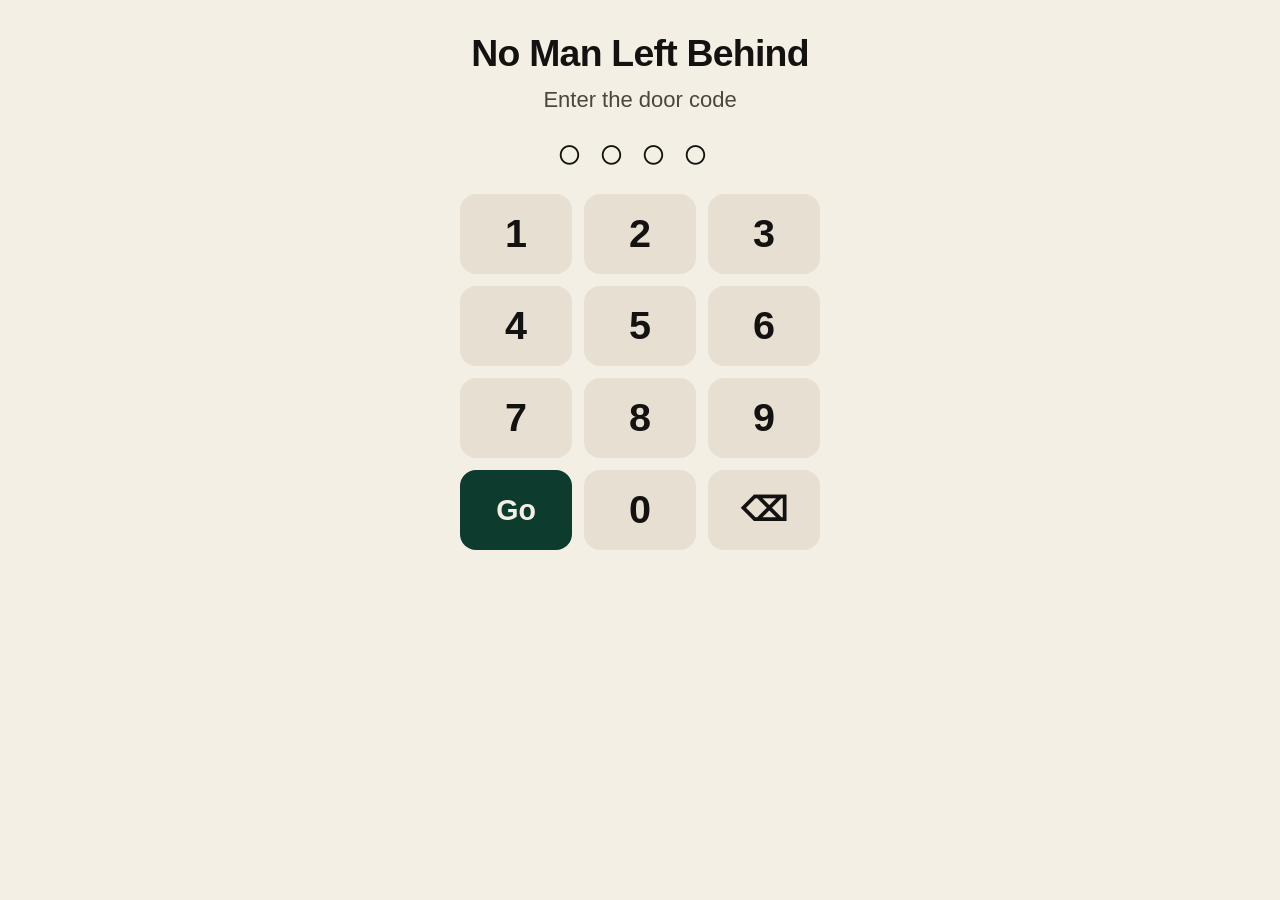
<file: index.html>
<!DOCTYPE html>
<html lang="en">
<head>
  <meta charset="utf-8">
  <meta name="viewport" content="width=device-width, initial-scale=1, viewport-fit=cover">
  <meta name="robots" content="noindex,nofollow">
  <meta name="theme-color" content="#0D3B2E">
  <meta name="apple-mobile-web-app-capable" content="yes">
  <meta name="mobile-web-app-capable" content="yes">
  <meta name="apple-mobile-web-app-status-bar-style" content="default">
  <meta name="apple-mobile-web-app-title" content="No Man Left Behind">
  <title>No Man Left Behind</title>
  <link rel="manifest" href="manifest.json">
  <link rel="icon" href="icon-192.png" type="image/png">
  <link rel="apple-touch-icon" href="apple-touch-icon.png">
  <link rel="stylesheet" href="styles.css">
</head>
<body>
  <main id="app">
    <section id="screen-door" class="screen" hidden>
      <h1 class="door-title">No Man Left Behind</h1>
      <p class="door-hint">Enter the door code</p>
      <p id="pin-dots" class="pin-dots" aria-live="polite"></p>
      <p id="door-err" class="err" hidden>Try again</p>
      <div class="pad" role="group" aria-label="Door code">
        <button type="button" class="pad-btn" data-digit="1">1</button>
        <button type="button" class="pad-btn" data-digit="2">2</button>
        <button type="button" class="pad-btn" data-digit="3">3</button>
        <button type="button" class="pad-btn" data-digit="4">4</button>
        <button type="button" class="pad-btn" data-digit="5">5</button>
        <button type="button" class="pad-btn" data-digit="6">6</button>
        <button type="button" class="pad-btn" data-digit="7">7</button>
        <button type="button" class="pad-btn" data-digit="8">8</button>
        <button type="button" class="pad-btn" data-digit="9">9</button>
        <button type="button" class="pad-btn pad-go" id="pin-go">Go</button>
        <button type="button" class="pad-btn" data-digit="0">0</button>
        <button type="button" class="pad-btn pad-del" id="pin-del" aria-label="Delete">⌫</button>
      </div>
    </section>

    <section id="screen-home" class="screen" hidden>
      <h1>No Man Left Behind</h1>
      <p class="sub">You and Weston.</p>
      <p id="hello" class="hello"></p>
      <div class="actions">
        <button type="button" class="giant talk" id="btn-talk">Talk to Weston</button>
        <button type="button" class="giant ask" id="btn-ask">Ask</button>
        <button type="button" class="giant need" id="btn-need">I need something made</button>
      </div>
      <p class="foot"><button type="button" class="link" id="btn-setup">Set up</button> <a class="link" href="songs.html">Songs</a></p>
    </section>

    <section id="screen-number" class="screen" hidden>
      <button type="button" class="back" id="number-back">Home</button>
      <h1>Weston’s number</h1>
      <p class="lead">Save it once on this phone. Talk and requests will open Messages.</p>
      <label class="sr" for="weston-number">Weston’s number</label>
      <input id="weston-number" type="tel" inputmode="tel" autocomplete="tel" placeholder="555-555-0100">
      <p id="number-err" class="err" hidden>Need a real phone number</p>
      <button type="button" class="giant talk" id="number-save">Save</button>
    </section>

    <section id="screen-ask" class="screen" hidden>
      <button type="button" class="back" id="ask-back">Home</button>
      <h1>Ask</h1>
      <div class="ask-row">
        <label class="sr" for="ask-text">Your question</label>
        <textarea id="ask-text" rows="3" placeholder="Type here"></textarea>
        <button type="button" class="mic" id="ask-mic" hidden aria-label="Speak">Mic</button>
      </div>
      <button type="button" class="giant ask" id="ask-send">Ask</button>
      <div id="ask-city-wrap" class="city-wrap" hidden>
        <label for="ask-city">City</label>
        <input id="ask-city" type="text" enterkeyhint="search" placeholder="City name">
        <button type="button" class="giant ask" id="ask-city-go">Get weather</button>
      </div>
      <p id="ask-answer" class="answer" hidden></p>
    </section>

    <section id="screen-need" class="screen" hidden>
      <button type="button" class="back" id="need-back">Home</button>
      <h1>I need something made</h1>
      <label class="sr" for="need-text">What you need</label>
      <textarea id="need-text" rows="4" placeholder="What do you need?"></textarea>
      <button type="button" class="giant need" id="need-send">Send</button>
      <h2 class="list-title">Already asked</h2>
      <ul id="need-list" class="need-list"></ul>
    </section>

    <section id="screen-setup" class="screen" hidden>
      <button type="button" class="back" id="setup-back">Home</button>
      <h1>Set up</h1>
      <p class="lead">Stays on this phone only.</p>
      <label for="setup-code">Door code</label>
      <input id="setup-code" type="text" inputmode="numeric" autocomplete="off" maxlength="12">
      <label for="setup-number">Weston’s number</label>
      <input id="setup-number" type="tel" inputmode="tel" autocomplete="tel" placeholder="555-555-0100">
      <label for="setup-name">Name on this phone</label>
      <input id="setup-name" type="text" maxlength="40" placeholder="Dad">
      <p id="setup-msg" class="ok" hidden></p>
      <button type="button" class="giant talk" id="setup-save">Save</button>
    </section>
  </main>
  <script src="app.js"></script>
</body>
</html>
</file>
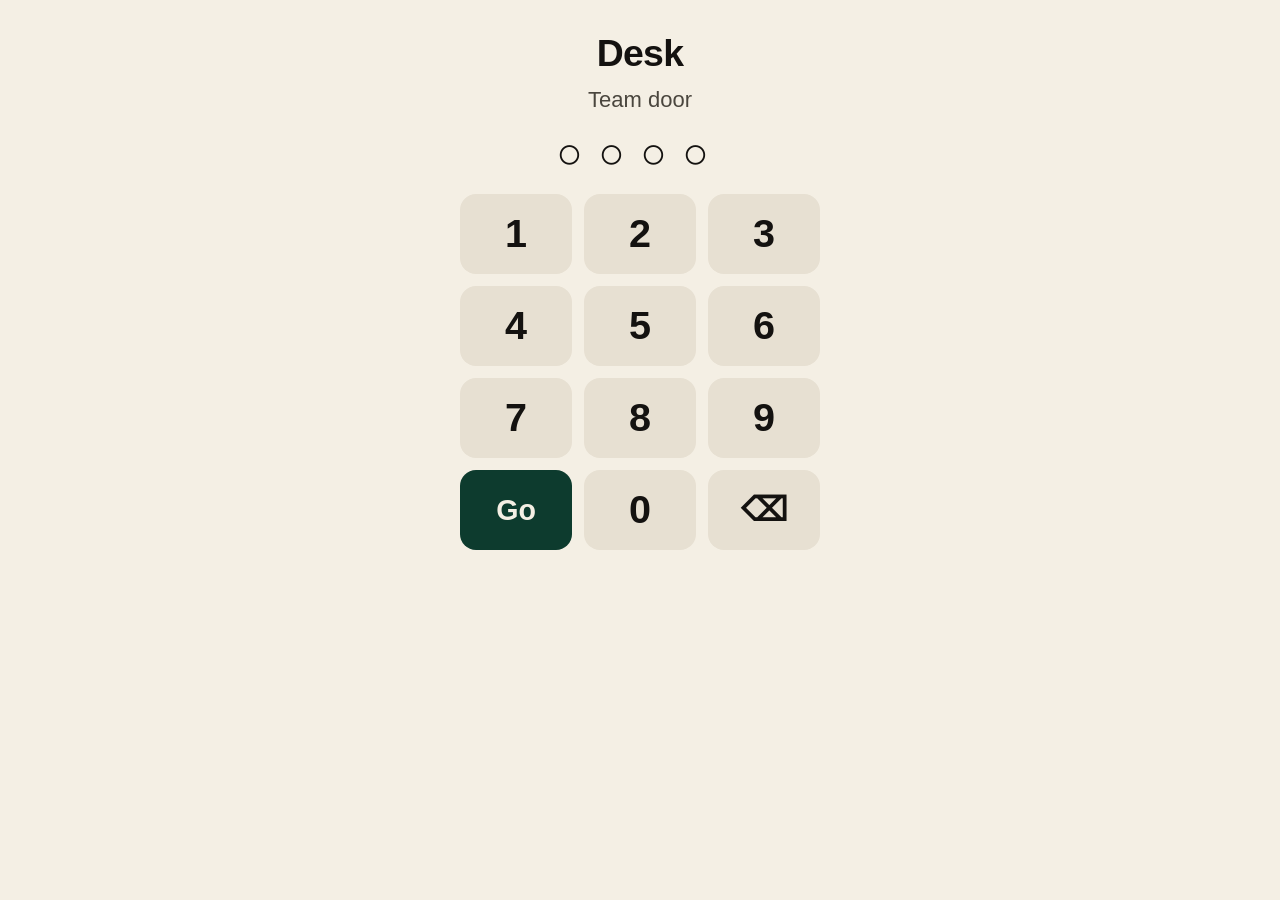
<file: desk.html>
<!DOCTYPE html>
<html lang="en">
<head>
  <meta charset="utf-8">
  <meta name="viewport" content="width=device-width, initial-scale=1, viewport-fit=cover">
  <meta name="robots" content="noindex,nofollow">
  <meta name="theme-color" content="#0D3B2E">
  <title>Desk — Songs</title>
  <link rel="icon" href="icon-192.png" type="image/png">
  <link rel="stylesheet" href="styles.css">
</head>
<body>
  <main id="app">
    <section id="screen-door" class="screen" hidden>
      <h1 class="door-title">Desk</h1>
      <p class="door-hint">Team door</p>
      <p id="pin-dots" class="pin-dots" aria-live="polite"></p>
      <p id="door-err" class="err" hidden>Try again</p>
      <div class="pad" role="group" aria-label="Team door">
        <button type="button" class="pad-btn" data-digit="1">1</button>
        <button type="button" class="pad-btn" data-digit="2">2</button>
        <button type="button" class="pad-btn" data-digit="3">3</button>
        <button type="button" class="pad-btn" data-digit="4">4</button>
        <button type="button" class="pad-btn" data-digit="5">5</button>
        <button type="button" class="pad-btn" data-digit="6">6</button>
        <button type="button" class="pad-btn" data-digit="7">7</button>
        <button type="button" class="pad-btn" data-digit="8">8</button>
        <button type="button" class="pad-btn" data-digit="9">9</button>
        <button type="button" class="pad-btn pad-go" id="pin-go">Go</button>
        <button type="button" class="pad-btn" data-digit="0">0</button>
        <button type="button" class="pad-btn pad-del" id="pin-del" aria-label="Delete">⌫</button>
      </div>
    </section>

    <section id="screen-desk" class="screen" hidden>
      <h1>Desk</h1>
      <p class="lead">For posting tracks. No token lives in this page.</p>
      <h2 class="list-title">Pending requests</h2>
      <p class="desk-note">Requests hit Weston’s texts. When you have an MP3, send it in Ada’s chat. It goes on Songs we made.</p>
      <h2 class="list-title">Already up</h2>
      <p id="desk-empty" class="desk-note" hidden>Nothing on Songs we made yet.</p>
      <ul id="desk-list" class="need-list"></ul>
    </section>
  </main>
  <script src="desk.js?v=2"></script>
</body>
</html>
</file>
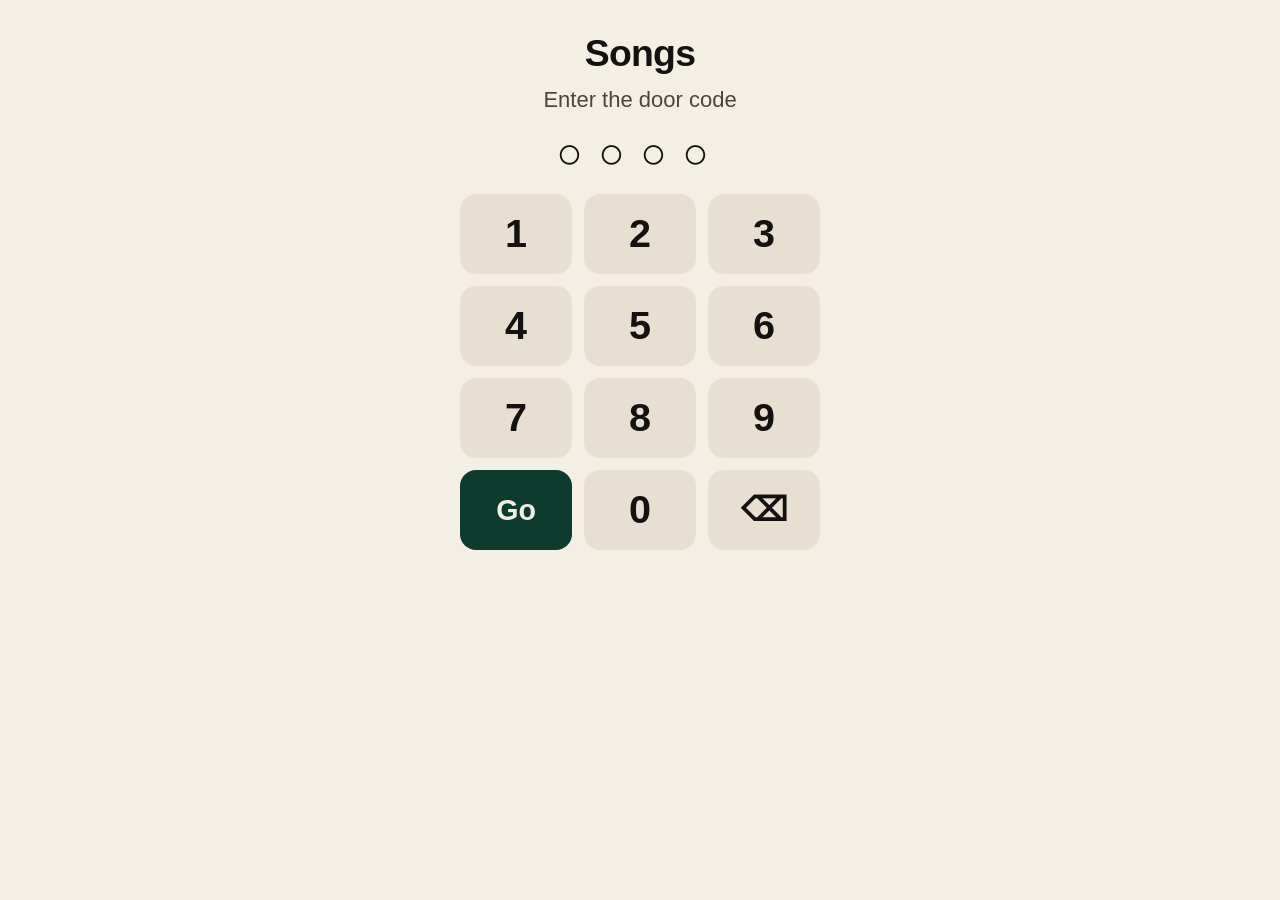
<file: songs.html>
<!DOCTYPE html>
<html lang="en">
<head>
  <meta charset="utf-8">
  <meta name="viewport" content="width=device-width, initial-scale=1, viewport-fit=cover">
  <meta name="robots" content="noindex,nofollow">
  <meta name="theme-color" content="#0D3B2E">
  <meta name="apple-mobile-web-app-capable" content="yes">
  <meta name="mobile-web-app-capable" content="yes">
  <meta name="apple-mobile-web-app-status-bar-style" content="default">
  <meta name="apple-mobile-web-app-title" content="Songs">
  <title>No Man Left Behind — Songs</title>
  <link rel="manifest" href="manifest.json">
  <link rel="icon" href="icon-192.png" type="image/png">
  <link rel="apple-touch-icon" href="apple-touch-icon.png">
  <link rel="stylesheet" href="styles.css">
</head>
<body>
  <main id="app">
    <section id="screen-door" class="screen" hidden>
      <h1 class="door-title">Songs</h1>
      <p class="door-hint">Enter the door code</p>
      <p id="pin-dots" class="pin-dots" aria-live="polite"></p>
      <p id="door-err" class="err" hidden>Try again</p>
      <div class="pad" role="group" aria-label="Door code">
        <button type="button" class="pad-btn" data-digit="1">1</button>
        <button type="button" class="pad-btn" data-digit="2">2</button>
        <button type="button" class="pad-btn" data-digit="3">3</button>
        <button type="button" class="pad-btn" data-digit="4">4</button>
        <button type="button" class="pad-btn" data-digit="5">5</button>
        <button type="button" class="pad-btn" data-digit="6">6</button>
        <button type="button" class="pad-btn" data-digit="7">7</button>
        <button type="button" class="pad-btn" data-digit="8">8</button>
        <button type="button" class="pad-btn" data-digit="9">9</button>
        <button type="button" class="pad-btn pad-go" id="pin-go">Go</button>
        <button type="button" class="pad-btn" data-digit="0">0</button>
        <button type="button" class="pad-btn pad-del" id="pin-del" aria-label="Delete">⌫</button>
      </div>
    </section>

    <section id="screen-home" class="screen" hidden>
      <h1>Songs</h1>
      <p class="sub">Request one, or play what we made.</p>
      <p id="hello" class="hello"></p>
      <div class="actions actions-two">
        <button type="button" class="giant need" id="btn-request">Request a song</button>
        <button type="button" class="giant talk" id="btn-made">Songs we made</button>
      </div>
      <p class="foot"><button type="button" class="link" id="btn-setup">Set up</button></p>
      <p class="team-foot"><a href="desk.html">Team</a></p>
    </section>

    <section id="screen-request" class="screen" hidden>
      <button type="button" class="back" id="request-back">Songs</button>
      <h1>Request a song</h1>
      <label for="song-name">Song name</label>
      <input id="song-name" type="text" autocomplete="off" placeholder="Song name">
      <label for="song-artist">Artist <span class="opt">(optional)</span></label>
      <input id="song-artist" type="text" autocomplete="off" placeholder="Artist">
      <p id="request-err" class="err" hidden>Need a song name</p>
      <button type="button" class="giant need" id="request-send">Send</button>
      <h2 class="list-title">Already asked</h2>
      <ul id="request-list" class="need-list"></ul>
    </section>

    <section id="screen-made" class="screen" hidden>
      <button type="button" class="back" id="made-back">Songs</button>
      <h1>Songs we made</h1>
      <div id="made-empty" class="empty-huge" hidden>Nothing yet. Request a song.</div>
      <ul id="made-list" class="song-list"></ul>
    </section>

    <section id="screen-number" class="screen" hidden>
      <button type="button" class="back" id="number-back">Songs</button>
      <h1>Weston’s number</h1>
      <p class="lead">Save it once on this phone. Requests will open Messages.</p>
      <label class="sr" for="weston-number">Weston’s number</label>
      <input id="weston-number" type="tel" inputmode="tel" autocomplete="tel" placeholder="555-555-0100">
      <p id="number-err" class="err" hidden>Need a real phone number</p>
      <button type="button" class="giant talk" id="number-save">Save</button>
    </section>

    <section id="screen-setup" class="screen" hidden>
      <button type="button" class="back" id="setup-back">Songs</button>
      <h1>Set up</h1>
      <p class="lead">Stays on this phone only.</p>
      <label for="setup-code">Door code</label>
      <input id="setup-code" type="text" inputmode="numeric" autocomplete="off" maxlength="8">
      <label for="setup-number">Weston’s number</label>
      <input id="setup-number" type="tel" inputmode="tel" autocomplete="tel" placeholder="555-555-0100">
      <label for="setup-name">Name on this phone</label>
      <input id="setup-name" type="text" maxlength="40" placeholder="Dad">
      <p id="setup-msg" class="ok" hidden></p>
      <button type="button" class="giant talk" id="setup-save">Save</button>
    </section>
  </main>
  <script src="songs.js?v=2"></script>
</body>
</html>
</file>
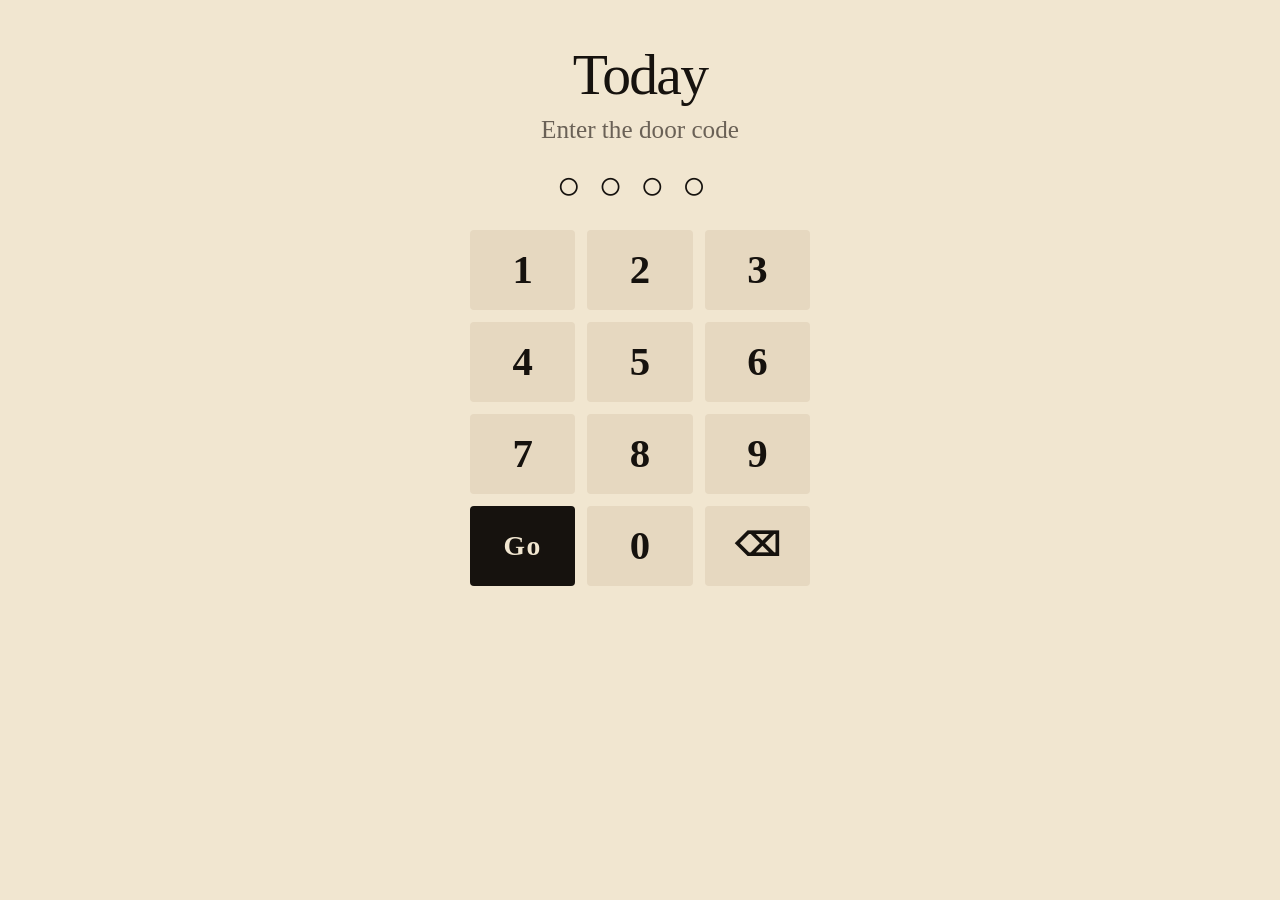
<file: today.html>
<!DOCTYPE html>
<html lang="en">
<head>
  <meta charset="utf-8">
  <meta name="viewport" content="width=device-width, initial-scale=1, viewport-fit=cover">
  <meta name="robots" content="noindex,nofollow,noarchive">
  <meta name="format-detection" content="telephone=no,address=no,email=no">
  <meta name="theme-color" content="#F1E6D0">
  <meta name="apple-mobile-web-app-capable" content="yes">
  <meta name="mobile-web-app-capable" content="yes">
  <meta name="apple-mobile-web-app-status-bar-style" content="default">
  <meta name="apple-mobile-web-app-title" content="Today">
  <title>Today</title>
  <link rel="icon" href="icon-192.png" type="image/png">
  <link rel="apple-touch-icon" href="apple-touch-icon.png">
  <link rel="stylesheet" href="today.css">
</head>
<body>
  <!-- weston only: secret brief. not on the three-button home. -->
  <main id="app">
    <section id="screen-door" class="screen" hidden>
      <h1 class="door-title">Today</h1>
      <p class="door-hint">Enter the door code</p>
      <p id="pin-dots" class="pin-dots" aria-live="polite"></p>
      <p id="door-err" class="err" hidden>Try again</p>
      <div class="pad" role="group" aria-label="Door code">
        <button type="button" class="pad-btn" data-digit="1">1</button>
        <button type="button" class="pad-btn" data-digit="2">2</button>
        <button type="button" class="pad-btn" data-digit="3">3</button>
        <button type="button" class="pad-btn" data-digit="4">4</button>
        <button type="button" class="pad-btn" data-digit="5">5</button>
        <button type="button" class="pad-btn" data-digit="6">6</button>
        <button type="button" class="pad-btn" data-digit="7">7</button>
        <button type="button" class="pad-btn" data-digit="8">8</button>
        <button type="button" class="pad-btn" data-digit="9">9</button>
        <button type="button" class="pad-btn pad-go" id="pin-go">Go</button>
        <button type="button" class="pad-btn" data-digit="0">0</button>
        <button type="button" class="pad-btn pad-del" id="pin-del" aria-label="Delete">⌫</button>
      </div>
    </section>

    <section id="screen-today" class="screen" hidden>
      <header class="mast">
        <h1>Today</h1>
        <p id="when" class="when"></p>
      </header>
      <div id="brief"></div>
    </section>
  </main>
  <script>
(function () {
  "use strict";

  var STORE = "nmlb-v1";
  var OPEN = "nmlb-v1-open";
  var DEFAULTS = { doorCode: "7391", westonNumber: "", dadName: "Dad" };
  var pin = "";

  function $(id) {
    return document.getElementById(id);
  }

  function load() {
    var data = Object.assign({}, DEFAULTS);
    try {
      var raw = localStorage.getItem(STORE);
      if (raw) Object.assign(data, JSON.parse(raw));
    } catch (e) {}
    if (!data.doorCode) data.doorCode = "7391";
    return data;
  }

  function show(id) {
    var screens = document.querySelectorAll(".screen");
    for (var i = 0; i < screens.length; i++) {
      screens[i].hidden = screens[i].id !== id;
    }
    window.scrollTo(0, 0);
  }

  function renderDots() {
    var n = pin.length;
    var s = "";
    for (var i = 0; i < Math.max(4, n); i++) s += i < n ? "•" : "○";
    $("pin-dots").textContent = s;
  }

  function checkPin() {
    var code = load().doorCode;
    if (!pin) return;
    if (pin.length < code.length) return;
    if (pin === code) {
      sessionStorage.setItem(OPEN, "1");
      pin = "";
      $("door-err").hidden = true;
      openToday();
      return;
    }
    $("door-err").hidden = false;
    $("screen-door").classList.remove("shake");
    void $("screen-door").offsetWidth;
    $("screen-door").classList.add("shake");
    pin = "";
    renderDots();
  }

  function displayDate(raw) {
    var s = String(raw || "").trim();
    s = s.replace(/,\s*\d{4}\s*$/, "");
    return s;
  }

  function parts(entry) {
    if (entry == null) return { hed: "", body: "" };
    if (typeof entry === "string") return { hed: entry, body: "" };
    return { hed: String(entry.hed || ""), body: String(entry.body || "") };
  }

  function renderList(parent, label, rows) {
    if (!rows || !rows.length) return;
    var kicker = document.createElement("p");
    kicker.className = "kicker";
    kicker.textContent = label;
    parent.appendChild(kicker);
    for (var i = 0; i < rows.length; i++) {
      var p = parts(rows[i]);
      if (!p.hed && !p.body) continue;
      var item = document.createElement("article");
      item.className = "item";
      var n = document.createElement("span");
      n.className = "n";
      n.textContent = String(i + 1);
      var bodyWrap = document.createElement("div");
      if (p.hed) {
        var h = document.createElement("h2");
        h.textContent = p.hed;
        bodyWrap.appendChild(h);
      }
      if (p.body) {
        var b = document.createElement("p");
        b.textContent = p.body;
        bodyWrap.appendChild(b);
      }
      item.appendChild(n);
      item.appendChild(bodyWrap);
      parent.appendChild(item);
    }
  }

  function fail(msg) {
    var brief = $("brief");
    brief.textContent = "";
    var p = document.createElement("p");
    p.className = "fail";
    p.textContent = msg;
    brief.appendChild(p);
  }

  function draw(data) {
    $("when").textContent = displayDate(data && data.date);
    var brief = $("brief");
    brief.textContent = "";
    var news = data && data.news;
    var sports = data && data.sports;
    if ((!news || !news.length) && (!sports || !sports.length)) {
      fail("Nothing on the page yet.");
      return;
    }
    renderList(brief, "News", news);
    if (news && news.length && sports && sports.length) {
      var rule = document.createElement("hr");
      rule.className = "rule";
      brief.appendChild(rule);
    }
    renderList(brief, "Sports", sports);
  }

  function loadBrief() {
    fetch("today.json", { cache: "no-store" })
      .then(function (r) {
        if (!r.ok) throw new Error("today");
        return r.json();
      })
      .then(draw)
      .catch(function () {
        fail("This page isn’t ready.");
      });
  }

  function openToday() {
    show("screen-today");
    loadBrief();
  }

  function bind() {
    document.querySelectorAll("[data-digit]").forEach(function (btn) {
      btn.addEventListener("click", function () {
        $("door-err").hidden = true;
        if (pin.length >= 12) return;
        pin += btn.getAttribute("data-digit");
        renderDots();
        var code = load().doorCode;
        if (pin.length === code.length) checkPin();
      });
    });
    $("pin-del").addEventListener("click", function () {
      pin = pin.slice(0, -1);
      $("door-err").hidden = true;
      renderDots();
    });
    $("pin-go").addEventListener("click", checkPin);
  }

  function start() {
    bind();
    renderDots();
    if (sessionStorage.getItem(OPEN) === "1") openToday();
    else show("screen-door");
    if ("serviceWorker" in navigator) {
      navigator.serviceWorker.register("sw.js").catch(function () {});
    }
  }

  start();
})();
  </script>
</body>
</html>
</file>
<file: styles.css>
:root {
  --bg: #F4EFE4;
  --ink: #141210;
  --muted: #4A463E;
  --line: #D4CBB8;
  --talk: #0D3B2E;
  --ask: #1B2F4A;
  --need: #6B2410;
  --cream: #F4EFE4;
  --err: #8B1E1E;
  --ok: #0D3B2E;
  --pad: #E7E0D2;
}

* { box-sizing: border-box; }

html, body {
  margin: 0;
  padding: 0;
  background: var(--bg);
  color: var(--ink);
  font-family: -apple-system, BlinkMacSystemFont, "Segoe UI", Roboto, Helvetica, Arial, sans-serif;
  font-size: 22px;
  line-height: 1.35;
  -webkit-text-size-adjust: 100%;
}

body {
  min-height: 100dvh;
  padding: env(safe-area-inset-top) env(safe-area-inset-right) env(safe-area-inset-bottom) env(safe-area-inset-left);
}

#app {
  max-width: 480px;
  margin: 0 auto;
  padding: 20px 18px 40px;
}

.screen[hidden] { display: none; }

h1 {
  font-size: 2.05rem;
  line-height: 1.15;
  margin: 8px 0 10px;
  letter-spacing: -0.02em;
}

.door-title {
  text-align: center;
  font-size: 1.7rem;
  margin-top: 12px;
}

.sub {
  font-size: 1.35rem;
  color: var(--muted);
  margin: 0 0 8px;
}

.hello {
  font-size: 1.2rem;
  margin: 0 0 22px;
  color: var(--ink);
}

.lead {
  font-size: 1.15rem;
  color: var(--muted);
  margin: 0 0 18px;
}

.door-hint {
  text-align: center;
  color: var(--muted);
  margin: 0 0 8px;
}

.actions {
  display: flex;
  flex-direction: column;
  gap: 16px;
}

button, input, textarea {
  font: inherit;
}

.giant {
  display: block;
  width: 100%;
  min-height: 84px;
  padding: 18px 16px;
  border: 0;
  border-radius: 18px;
  color: var(--cream);
  font-size: 1.55rem;
  font-weight: 700;
  letter-spacing: 0.01em;
  cursor: pointer;
  -webkit-tap-highlight-color: transparent;
}

.giant:active { filter: brightness(1.12); transform: scale(0.99); }

.talk { background: var(--talk); }
.ask { background: var(--ask); }
.need { background: var(--need); }

.foot {
  margin: 28px 0 0;
  text-align: center;
}

.link {
  background: none;
  border: 0;
  color: var(--muted);
  font-size: 1rem;
  text-decoration: underline;
  cursor: pointer;
  padding: 12px;
}

.back {
  display: inline-block;
  background: none;
  border: 2px solid var(--ink);
  color: var(--ink);
  border-radius: 12px;
  min-height: 52px;
  padding: 8px 16px;
  font-size: 1.15rem;
  font-weight: 700;
  margin-bottom: 8px;
  cursor: pointer;
}

.pin-dots {
  text-align: center;
  font-size: 2rem;
  letter-spacing: 0.35em;
  min-height: 2.2rem;
  margin: 8px 0 12px;
  font-weight: 700;
}

.pad {
  display: grid;
  grid-template-columns: repeat(3, 1fr);
  gap: 12px;
  max-width: 360px;
  margin: 0 auto;
}

.pad-btn {
  min-height: 76px;
  border: 0;
  border-radius: 16px;
  background: var(--pad);
  color: var(--ink);
  font-size: 1.8rem;
  font-weight: 700;
  cursor: pointer;
}

.pad-btn:active { background: #cfc6b4; }

.pad-go { background: var(--talk); color: var(--cream); font-size: 1.3rem; }
.pad-del { font-size: 1.5rem; }

label {
  display: block;
  font-weight: 700;
  margin: 16px 0 8px;
  font-size: 1.15rem;
}

input, textarea {
  width: 100%;
  border: 3px solid var(--ink);
  border-radius: 14px;
  background: #fff;
  color: var(--ink);
  padding: 14px 14px;
  font-size: 1.25rem;
  margin-bottom: 12px;
}

textarea { min-height: 120px; resize: vertical; }

.ask-row { position: relative; }

.mic {
  position: absolute;
  right: 10px;
  bottom: 22px;
  min-height: 56px;
  min-width: 56px;
  border: 0;
  border-radius: 14px;
  background: var(--ask);
  color: var(--cream);
  font-weight: 700;
  font-size: 1rem;
  cursor: pointer;
}

.mic.on { outline: 4px solid #c45c26; }

.answer {
  margin: 22px 0 0;
  font-size: 2.4rem;
  font-weight: 800;
  line-height: 1.2;
  letter-spacing: -0.02em;
}

.err {
  color: var(--err);
  font-weight: 700;
  text-align: center;
  margin: 0 0 12px;
}

.ok {
  color: var(--ok);
  font-weight: 700;
  margin: 0 0 12px;
}

.list-title {
  font-size: 1.25rem;
  margin: 28px 0 10px;
}

.need-list {
  list-style: none;
  padding: 0;
  margin: 0;
}

.need-list li {
  border-top: 2px solid var(--line);
  padding: 14px 0;
  font-size: 1.1rem;
}

.need-list .when {
  display: block;
  color: var(--muted);
  font-size: 0.95rem;
  margin-top: 4px;
}

.need-list .empty {
  color: var(--muted);
  border-top: 0;
}

.city-wrap {
  margin-top: 18px;
  padding-top: 8px;
}

.sr {
  position: absolute;
  width: 1px;
  height: 1px;
  overflow: hidden;
  clip: rect(0 0 0 0);
}

.shake { animation: shake 0.35s; }

@keyframes shake {
  0%, 100% { transform: translateX(0); }
  25% { transform: translateX(-10px); }
  75% { transform: translateX(10px); }
}

@media (min-height: 740px) {
  .giant { min-height: 92px; }
  .pad-btn { min-height: 80px; }
}

a.link {
  display: inline-block;
  text-decoration: underline;
  color: var(--muted);
}

.opt {
  font-weight: 500;
  color: var(--muted);
}

.actions-two .giant {
  min-height: 110px;
  font-size: 1.85rem;
}

.empty-huge {
  margin: 28px 0 0;
  font-size: 1.7rem;
  font-weight: 800;
  line-height: 1.25;
  color: var(--muted);
}

.song-list {
  list-style: none;
  padding: 0;
  margin: 16px 0 0;
}

.song-row {
  border-top: 2px solid var(--line);
  padding: 18px 0 22px;
}

.song-row h3 {
  font-size: 1.45rem;
  margin: 0 0 6px;
  letter-spacing: -0.02em;
}

.song-row .artist {
  margin: 0 0 12px;
  color: var(--muted);
  font-size: 1.15rem;
}

.song-row audio {
  display: block;
  width: 100%;
  min-height: 52px;
}

.team-foot {
  margin: 56px 0 0;
  text-align: center;
}

.team-foot a {
  color: #c9c0ad;
  font-size: 0.7rem;
  text-decoration: none;
}

.desk-note {
  font-size: 1.15rem;
  color: var(--muted);
  margin: 0 0 12px;
  line-height: 1.4;
}
</file>
<file: today.css>
/* Today — a quiet paper. Not the rest of the app. */
:root {
  --paper: #F1E6D0;
  --ink: #16120E;
  --quiet: #6A6156;
  --soft: #3A342C;
  --rule: rgba(22, 18, 14, 0.18);
  --pad: #E6D8C0;
  --err: #7A2218;
}

* { box-sizing: border-box; }

html, body {
  margin: 0;
  padding: 0;
  background: var(--paper);
  color: var(--ink);
  font-family: "Iowan Old Style", "Palatino Linotype", Palatino, Georgia, "Times New Roman", serif;
  font-size: 24px;
  line-height: 1.4;
  -webkit-text-size-adjust: 100%;
}

body {
  min-height: 100dvh;
  padding: env(safe-area-inset-top) env(safe-area-inset-right) env(safe-area-inset-bottom) env(safe-area-inset-left);
}

#app {
  max-width: 440px;
  margin: 0 auto;
  padding: 28px 26px 64px;
}

.screen[hidden] { display: none; }

a {
  color: inherit;
  text-decoration: none;
  pointer-events: none;
}

button { font: inherit; }

/* Door — same pad, quieter paper */
.door-title {
  text-align: center;
  font-size: 2.4rem;
  font-weight: 500;
  letter-spacing: -0.03em;
  margin: 18px 0 8px;
  line-height: 1;
}

.door-hint {
  text-align: center;
  color: var(--quiet);
  margin: 0 0 10px;
  font-size: 1.05rem;
}

.pin-dots {
  text-align: center;
  font-size: 1.7rem;
  letter-spacing: 0.42em;
  min-height: 2rem;
  margin: 6px 0 16px;
  font-weight: 600;
  color: var(--ink);
}

.pad {
  display: grid;
  grid-template-columns: repeat(3, 1fr);
  gap: 12px;
  max-width: 340px;
  margin: 0 auto;
}

.pad-btn {
  min-height: 74px;
  border: 0;
  border-radius: 4px;
  background: var(--pad);
  color: var(--ink);
  font-size: 1.7rem;
  font-weight: 600;
  cursor: pointer;
  -webkit-tap-highlight-color: transparent;
}

.pad-btn:active { background: #d9c9ad; }

.pad-go {
  background: var(--ink);
  color: var(--paper);
  font-size: 1.15rem;
  letter-spacing: 0.06em;
}

.pad-del { font-size: 1.35rem; }

.err {
  color: var(--err);
  font-weight: 600;
  text-align: center;
  margin: 0 0 12px;
  font-size: 1.05rem;
}

.shake { animation: shake 0.35s; }

@keyframes shake {
  0%, 100% { transform: translateX(0); }
  25% { transform: translateX(-10px); }
  75% { transform: translateX(10px); }
}

/* Paper */
.mast {
  margin: 8px 0 2.35rem;
}

.mast h1 {
  font-size: 3.35rem;
  font-weight: 500;
  letter-spacing: -0.038em;
  line-height: 0.9;
  margin: 0;
}

.when {
  margin: 0.7rem 0 0;
  font-size: 1.12rem;
  color: var(--quiet);
  letter-spacing: 0.01em;
}

.kicker {
  display: block;
  font-size: 0.78rem;
  font-weight: 600;
  letter-spacing: 0.2em;
  text-transform: uppercase;
  color: var(--quiet);
  margin: 0 0 1.35rem;
}

.item {
  display: grid;
  grid-template-columns: 1.7rem 1fr;
  column-gap: 0.7rem;
  margin: 0 0 1.7rem;
}

.item .n {
  font-size: 1.12rem;
  color: var(--quiet);
  padding-top: 0.22rem;
  font-variant-numeric: lining-nums;
  letter-spacing: 0;
}

.item h2 {
  font-size: 1.28rem;
  font-weight: 600;
  line-height: 1.22;
  letter-spacing: -0.018em;
  margin: 0 0 0.32rem;
}

.item p {
  margin: 0;
  font-size: 1.05rem;
  line-height: 1.42;
  color: var(--soft);
}

.rule {
  border: 0;
  height: 0;
  border-top: 1px solid var(--rule);
  margin: 2.1rem 0 1.85rem;
}

.fail {
  font-size: 1.2rem;
  color: var(--quiet);
  margin: 2rem 0 0;
  line-height: 1.35;
}

@media (min-height: 740px) {
  .pad-btn { min-height: 80px; }
  .mast h1 { font-size: 3.6rem; }
}
</file>
